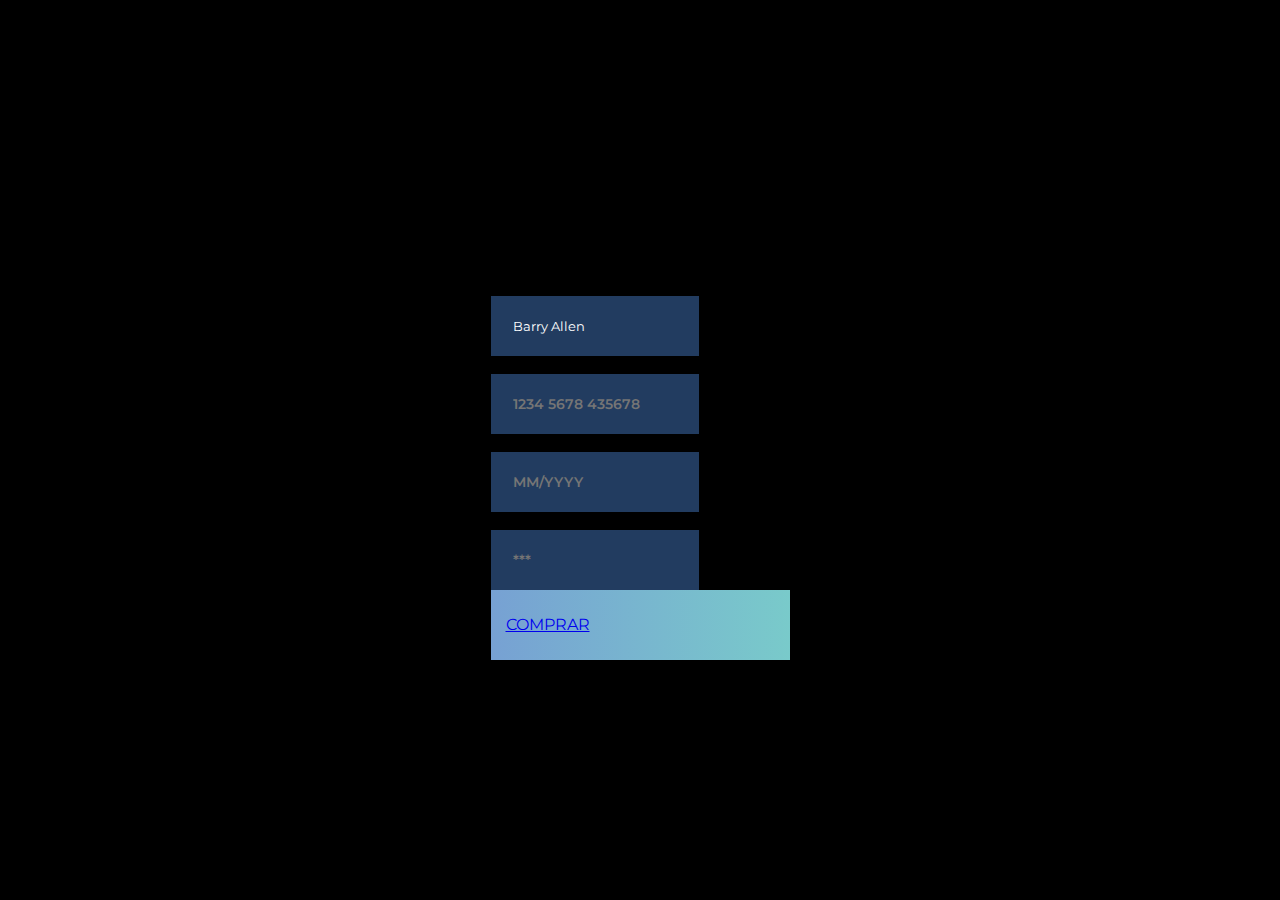
<file: compra.html>
<!DOCTYPE html>
<html lang="en">
<head>
	<body style="background-color: rgb(0, 0, 0);"></body>
	<meta charset="UTF-8">
	<meta name="viewport" content="width=device-width, initial-scale=1.0">
	<title>formu</title>
	<link rel="stylesheet" href="style.css">
	<link href="https://cdn.jsdelivr.net/npm/bootstrap@5.0.2/dist/css/bootstrap.min.css" rel="stylesheet" integrity="sha384-EVSTQN3/azprG1Anm3QDgpJLIm9Nao0Yz1ztcQTwFspd3yD65VohhpuuCOmLASjC" crossorigin="anonymous">
<!-- HTML -->
<!-- HTML -->
<div class="container p-0">
	<div class="card px-4">
		<p class="h8 py-3">METODO DE PAGO</p>
		<div class="row gx-3">
			<div class="col-12">
				<div class="d-flex flex-column">
					<p class="text mb-1">NOMBRE DE PERSONA</p>
					<input class="form-control mb-3" type="text" placeholder="Name" value="Barry Allen">
				</div>
			</div>
			<div class="col-12">
				<div class="d-flex flex-column">
					<p class="text mb-1">NUMERO DE TARJETA</p>
					<input class="form-control mb-3" type="text" placeholder="1234 5678 435678">
				</div>
			</div>
			<div class="col-6">
				<div class="d-flex flex-column">
					<p class="text mb-1">EXPIRA</p>
					<input class="form-control mb-3" type="text" placeholder="MM/YYYY">
				</div>
			</div>
			<div class="col-6">
				<div class="d-flex flex-column">
					<p class="text mb-1">CVV/CVC</p>
					<input class="form-control mb-3 pt-2 " type="password" placeholder="***">
				</div>
			</div>
			<div class="col-12">
				<div class="btn btn-primary mb-3">
					<a href="gracias.html" span class="ps-3">COMPRAR</span></a>	
					<span class="fas fa-arrow-right"></span>
				</div>
			</div>
		</div>
	</div>
</div>
<script type="module" scr="https://cdn.jsdelivr.net/npm/bootstrap@5.0.1/dist/css/bootstrap.min.css"></script>
<script type="module" scr="https://cdn.jsdelivr.net/npm/bootstrap@5.0.1/dist/js/bootstrap.bundle.min.js"></script>
<script type="module" scr="https://cdnjs.cloudflare.com/ajax/libs/jquery/3.2.1/jquery.min.js"></script>
<script type="module" scr="https://use.fontawesome.com/releases/v5.7.2/css/all.css"></script>
</body>
</html>
</file>
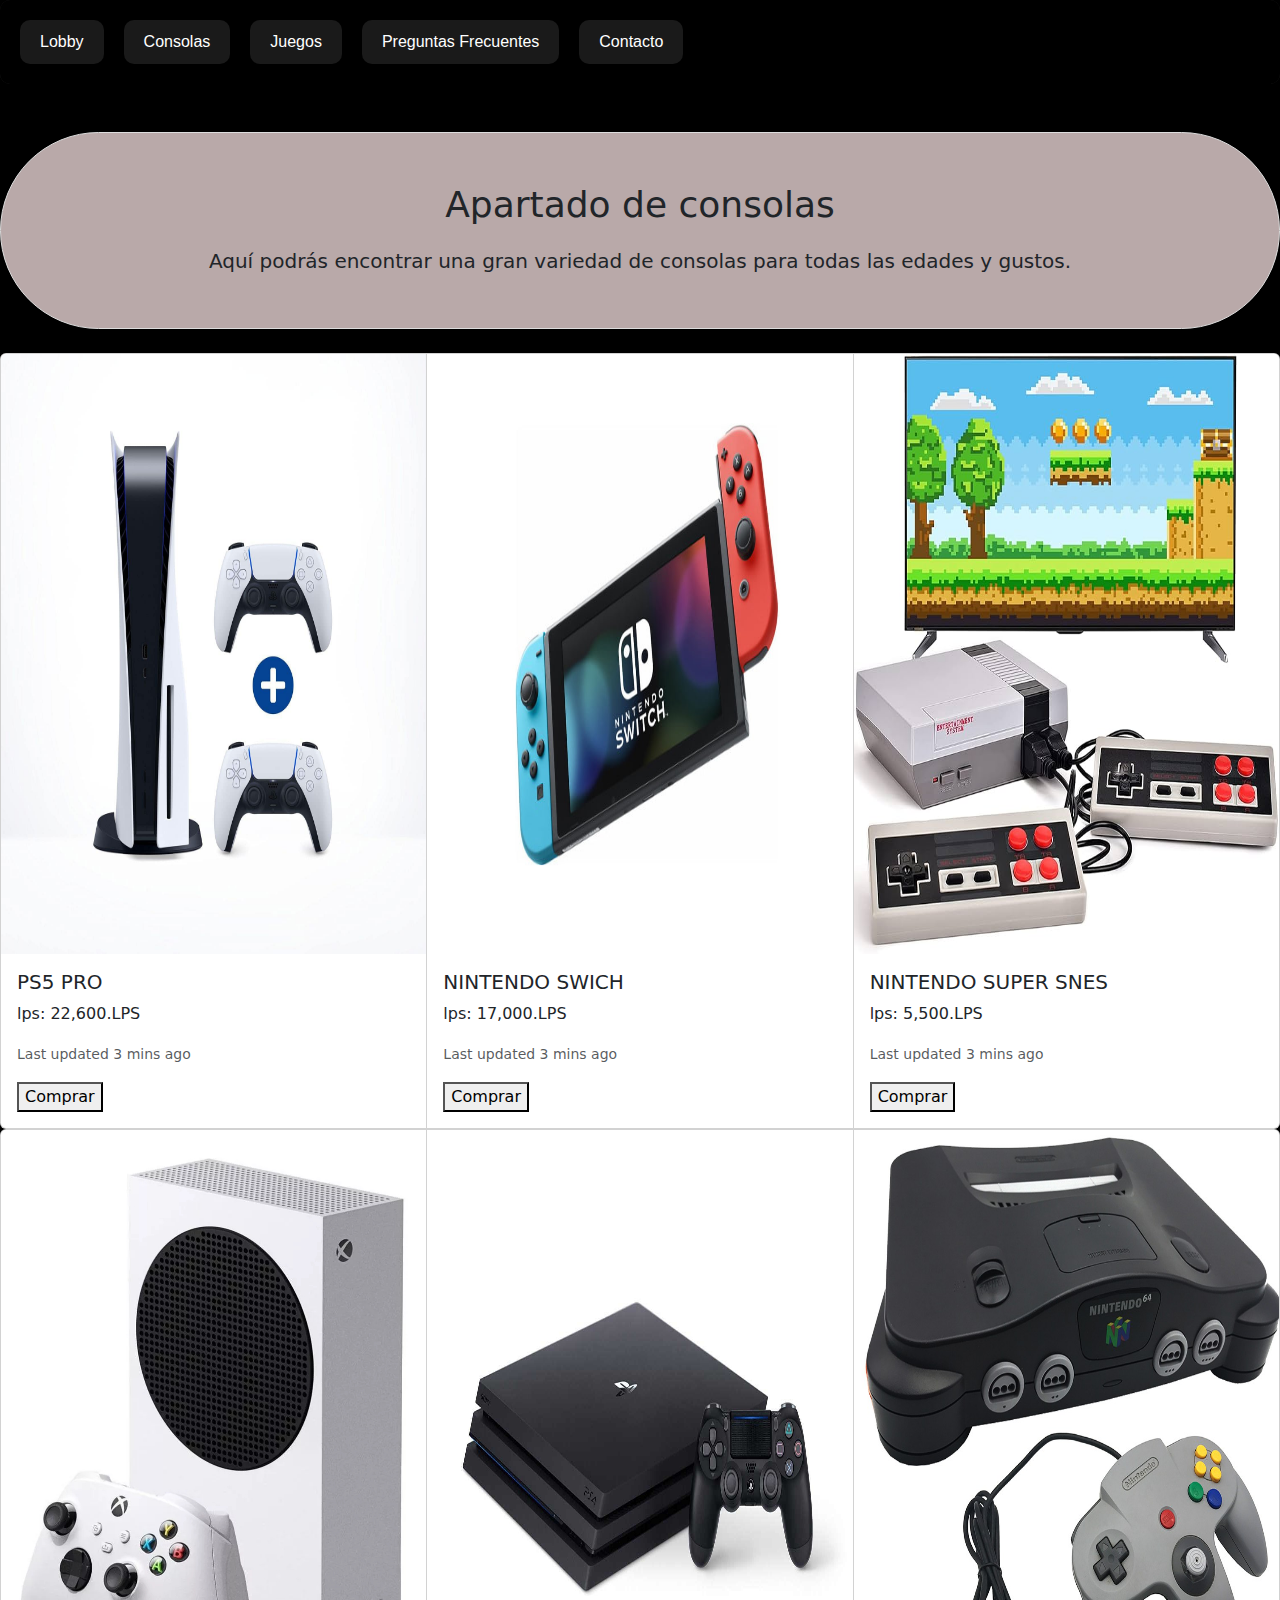
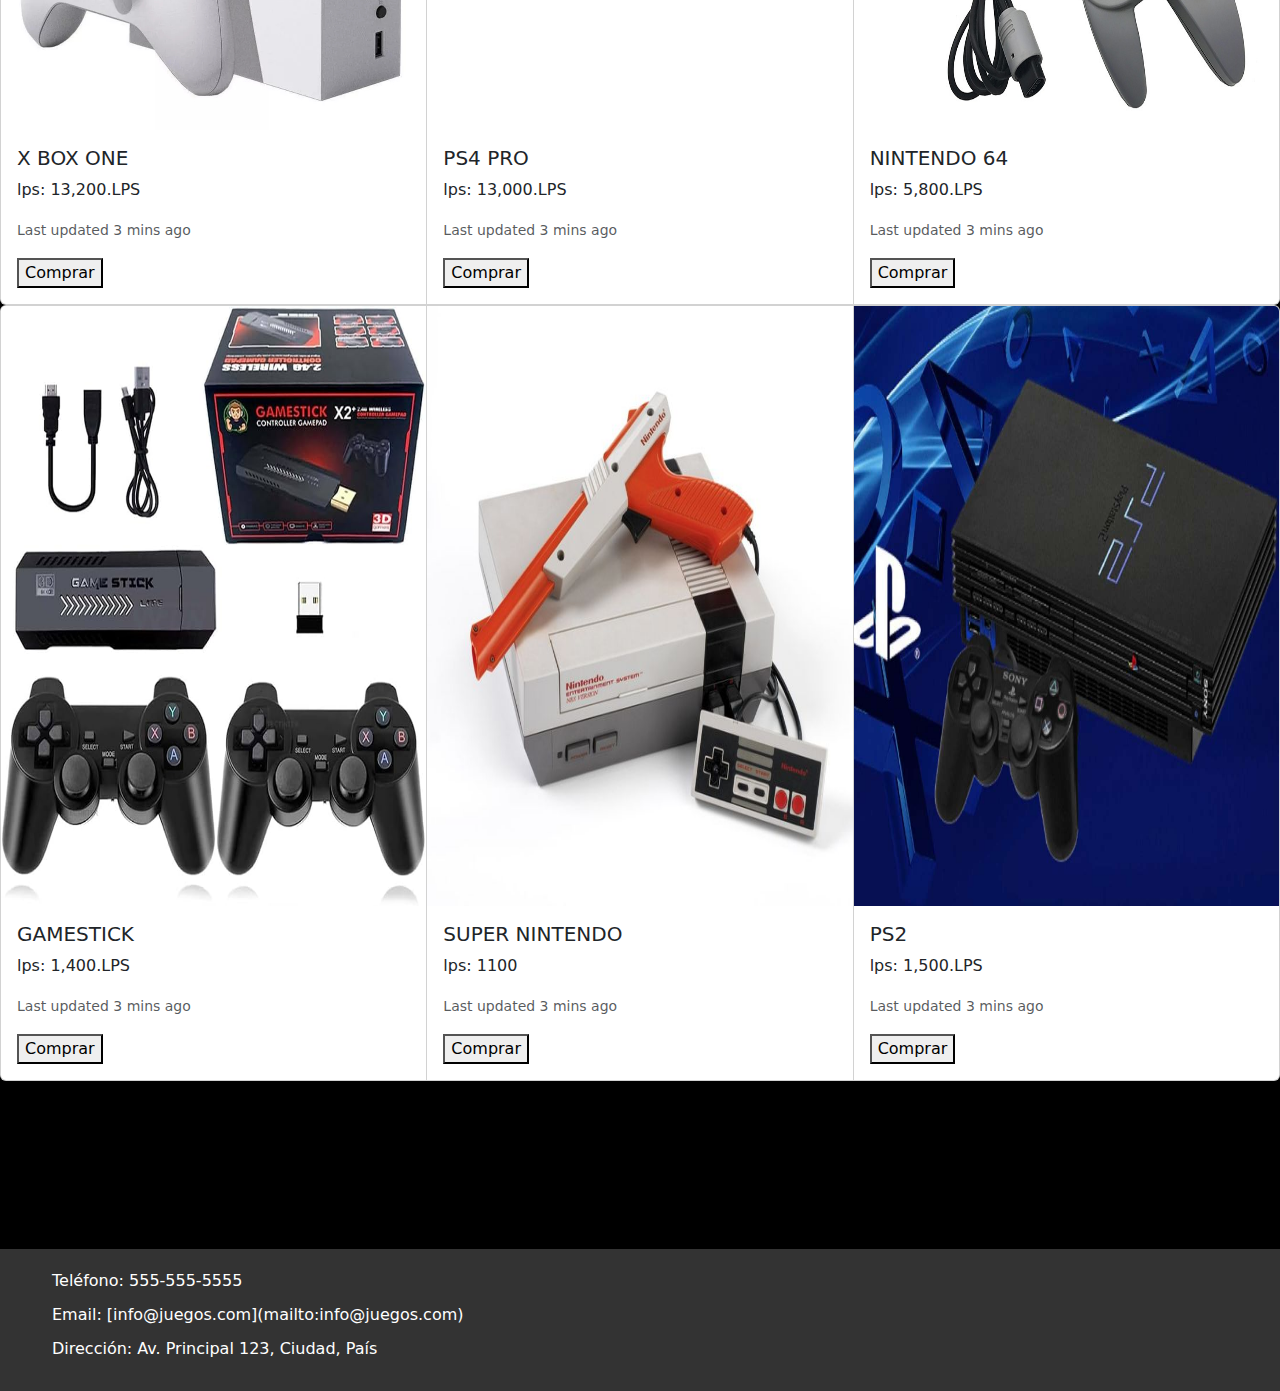
<file: consolas.html>
<!DOCTYPE html>
<html lang="en">
<head>
  <body style="background-color: rgb(0, 0, 0);"></body>
    <meta charset="UTF-8">
    <meta name="viewport" content="width=device-width, initial-scale=1.0">
    <title>tony</title>
</head>
<body>
<link href="https://cdn.jsdelivr.net/npm/bootstrap@5.3.3/dist/css/bootstrap.min.css" rel="stylesheet">  
<nav>
  <div>
    <nav class="nav-bar">
      <ul>
        <li><a href="index.html" class="nav-link">Lobby</a></li>
        <li><a href="consolas.html" class="nav-link">Consolas</a></li>
        <li><a href="juego.html" class="nav-link">Juegos</a></li>
        <li><a href="pregunta.html" class="nav-link">Preguntas Frecuentes</a></li>
        <li><a href="contacto.html" class="nav-link">Contacto</a></li>
      </ul>
      
  <style>
.nav-bar {
  position: relative;
  display: flex;
  justify-content: space-between;
  align-items: center;
  padding: 20px;
  background-color: #000; /* Fondo negro */
  border-radius: 10px;
  box-shadow: 0 0 10px rgba(0, 0, 0, 0.2);
  font-family: 'Montserrat', sans-serif;
}

.nav-bar ul {
  list-style: none;
  margin: 0;
  padding: 0;
  display: flex;
  justify-content: space-between;
}

.nav-bar li {
  margin-right: 20px;
  position: relative;
}

.nav-link {
  color: #fff;
  text-decoration: none;
  transition: color 0.2s ease;
  padding: 10px 20px;
  border-radius: 10px;
  background-color: rgba(255, 255, 255, 0.1);
  box-shadow: 0 0 10px rgba(0, 0, 0, 0.2);
}

.nav-link:hover {
  color: #ccc;
  background-color: rgba(255, 255, 255, 0.3);
  box-shadow: 0 0 20px rgba(0, 0, 0, 0.4);
}

.nav-link.active {
  background-color: transparent;
  color: #000; /* Texto negro */
  box-shadow: none;
}

.nav-bar-glow {
  position: absolute;
  top: 0;
  left: 0;
  width: 100%;
  height: 100%;
  background-image: linear-gradient(to bottom, #333, #444);
  background-size: 100% 200px;
  background-position: 0% 100%;
  transition: background-position 0.2s ease;
  opacity: 0.5;
  border-radius: 10px;
}

.nav-bar:hover .nav-bar-glow {
  background-position: 0% 0%;
  opacity: 1;
}

.nav-bar::before {
  content: "";
  position: absolute;
  top: 0;
  left: 0;
  width: 100%;
  height: 100%;
  background-image: linear-gradient(to bottom, #333, #444);
  background-size: 100% 200px;
  background-position: 0% 100%;
  transition: background-position 0.2s ease;
  opacity: 0.5;
  border-radius: 10px;
  z-index: -1;
}

.nav-bar:hover::before {
  background-position: 0% 0%;
  opacity: 1;
}
  </style>
</nav>
</nav>
</div>
<br>
<br>
<nav>
  <div>
    <div class="game-section">
      <h2>Apartado de consolas</h2>
      <p>Aquí podrás encontrar una gran variedad de consolas para todas las edades y gustos.</p>
      <!-- Agrega tus juegos aquí -->
       <style>
.game-section {
  background-color: #b9a9a9;
  padding: 20px;
  border: 1px solid #ddd;
  border-radius: 100px;
  box-shadow: 0 0 10px rgba(0, 0, 0, 0.2);
  width: 100%;
  margin: 0 auto;
  text-align: center;
  padding: 50px;
}

.game-section h2 {
  font-size: 36px;
  margin-bottom: 20px;
  
}

.game-section p {
  font-size: 20px;
  margin-bottom: 2px;
}
       </style>
    </div>
  </div>
</nav>
</div>  
<br>
<nav>
<div class="card-group">
    <div class="card">
      <img src="./image/consola1.jpg" class="card-img-top" alt="..." height="600">
      <div class="card-body">
        <h5 class="card-title">PS5 PRO</h5>
        <p class="card-text">lps: 22,600.LPS</p>
        <p class="card-text"><small class="text-body-secondary">Last updated 3 mins ago</small></p>
        <a href="compra.html"><button class="btn-comprar">Comprar</button></a>
      </div>
    </div>
    <div class="card">
      <img src="./image/consola2.jpeg" class="card-img-top" alt="..." height="600">
      <div class="card-body">
        <h5 class="card-title">NINTENDO SWICH</h5>
        <p class="card-text">lps: 17,000.LPS</p>
        <p class="card-text"><small class="text-body-secondary">Last updated 3 mins ago</small></p>
        <a href="compra.html"><button class="btn-comprar">Comprar</button></a>
      </div>
    </div>
    <div class="card">
      <img src="./image/consola3.jpg" class="card-img-top" alt="..." height="600">
      <div class="card-body">
        <h5 class="card-title">NINTENDO SUPER SNES</h5>
        <p class="card-text">lps: 5,500.LPS</p>
        <p class="card-text"><small class="text-body-secondary">Last updated 3 mins ago</small></p>
        <a href="compra.html"><button class="btn-comprar">Comprar</button></a>
      </div>
    </div>
  </div>
</nav>
<nav>
<div class="card-group">
    <div class="card">
      <img src="./image/consola4.jpg" class="card-img-top" alt="..." height="600">
      <div class="card-body">
        <h5 class="card-title">X BOX ONE</h5>
        <p class="card-text">lps: 13,200.LPS</p>
        <p class="card-text"><small class="text-body-secondary">Last updated 3 mins ago</small></p>
        <a href="compra.html"><button class="btn-comprar">Comprar</button></a>
      </div>
    </div>
    <div class="card">
      <img src="./image/consola5.jpeg" class="card-img-top" alt="..." height="600">
      <div class="card-body">
        <h5 class="card-title">PS4 PRO</h5>
        <p class="card-text">lps: 13,000.LPS</p>
        <p class="card-text"><small class="text-body-secondary">Last updated 3 mins ago</small></p>
        <a href="compra.html"><button class="btn-comprar">Comprar</button></a>
      </div>
    </div>
    <div class="card">
      <img src="./image/consola6.jpg" class="card-img-top" alt="..." height="600">
      <div class="card-body">
        <h5 class="card-title">NINTENDO 64</h5>
        <p class="card-text">lps: 5,800.LPS</p>
        <p class="card-text"><small class="text-body-secondary">Last updated 3 mins ago</small></p>
        <a href="compra.html"><button class="btn-comprar">Comprar</button></a>
      </div>
    </div>
  </div>
</nav>
</nav>
<nav>
<div class="card-group">
    <div class="card">
      <img src="./image/consola7.jpg" class="card-img-top" alt="..." height="600">
      <div class="card-body">
        <h5 class="card-title">GAMESTICK</h5>
        <p class="card-text">lps: 1,400.LPS</p>
        <p class="card-text"><small class="text-body-secondary">Last updated 3 mins ago</small></p>
        <a href="compra.html"><button class="btn-comprar">Comprar</button></a>
      </div>
    </div>
    <div class="card">
      <img src="./image/consola8.jpg" class="card-img-top" alt="..." height="600">
      <div class="card-body">
        <h5 class="card-title">SUPER NINTENDO


          
        </h5>
        <p class="card-text">lps: 1100</p>
        <p class="card-text"><small class="text-body-secondary">Last updated 3 mins ago</small></p>
        <a href="compra.html"><button class="btn-comprar">Comprar</button></a>
      </div>
    </div>
    <div class="card">
      <img src="./image/consola9.jpg" class="card-img-top" alt="..." height="600">
      <div class="card-body">
        <h5 class="card-title">PS2</h5>
        <p class="card-text">lps: 1,500.LPS</p>
        <p class="card-text"><small class="text-body-secondary">Last updated 3 mins ago</small></p>
        <a href="compra.html"><button class="btn-comprar">Comprar</button></a>
      </div>
    </div>
  </div>
</nav>
<br>
<br>
<br>
<br>
<br>
<br>
<br>
<nav>
  <div>
    <header class="header">
      <div class="container">
        <div class="contact-info">
          <p>Teléfono: 555-555-5555</p>
          <p>Email: [info@juegos.com](mailto:info@juegos.com)</p>
          <p>Dirección: Av. Principal 123, Ciudad, País</p>
        </div>
        <div class="social-media">
          <a href="#" class="fa fa-facebook"></a>
          <a href="#" class="fa fa-twitter"></a>
          <a href="#" class="fa fa-instagram"></a>
          <a href="#" class="fa fa-youtube"></a>
        </div>
        <nav class="nav">
          <ul>

          </ul>
        </nav>
      </div>
    </header>
  <style>
      .header {
        background-color: #333;
        color: #fff;
        padding: 20px;
        display: flex;
        justify-content: space-between;
        align-items: center;
      }
      
      .container {
        max-width: 1200px;
        margin: 0 auto;
        display: flex;
        justify-content: space-between;
        align-items: center;
      }
      
      .contact-info {
        margin-right: 20px;
      }
      
      .contact-info p {
        margin-bottom: 10px;
      }
      
      .social-media {
        margin-right: 20px;
      }
      
      .social-media a {
        margin-right: 10px;
        font-size: 24px;
        color: #fff;
      }
      
      .social-media a:hover {
        color: #ccc;
      }
      
      .nav {
        margin-right: 20px;
      }
      
      .nav ul {
        list-style: none;
        margin: 0;
        padding: 0;
        display: flex;
      }
      
      .nav li {
        margin-right: 20px;
      }
      
      .nav a {
        color: #fff;
        text-decoration: none;
      }
      
      .nav a:hover {
        color: #ccc;
      }
      
      /* Estilos para la versión móvil */
      @media (max-width: 768px) {
        .header {
          flex-direction: column;
        }
        .contact-info {
          margin-bottom: 20px;
        }
        .social-media {
          margin-bottom: 20px;
        }
        .nav {
          margin-bottom: 20px;
        }
      }
    </style>
  </div>
</nav>
</file>
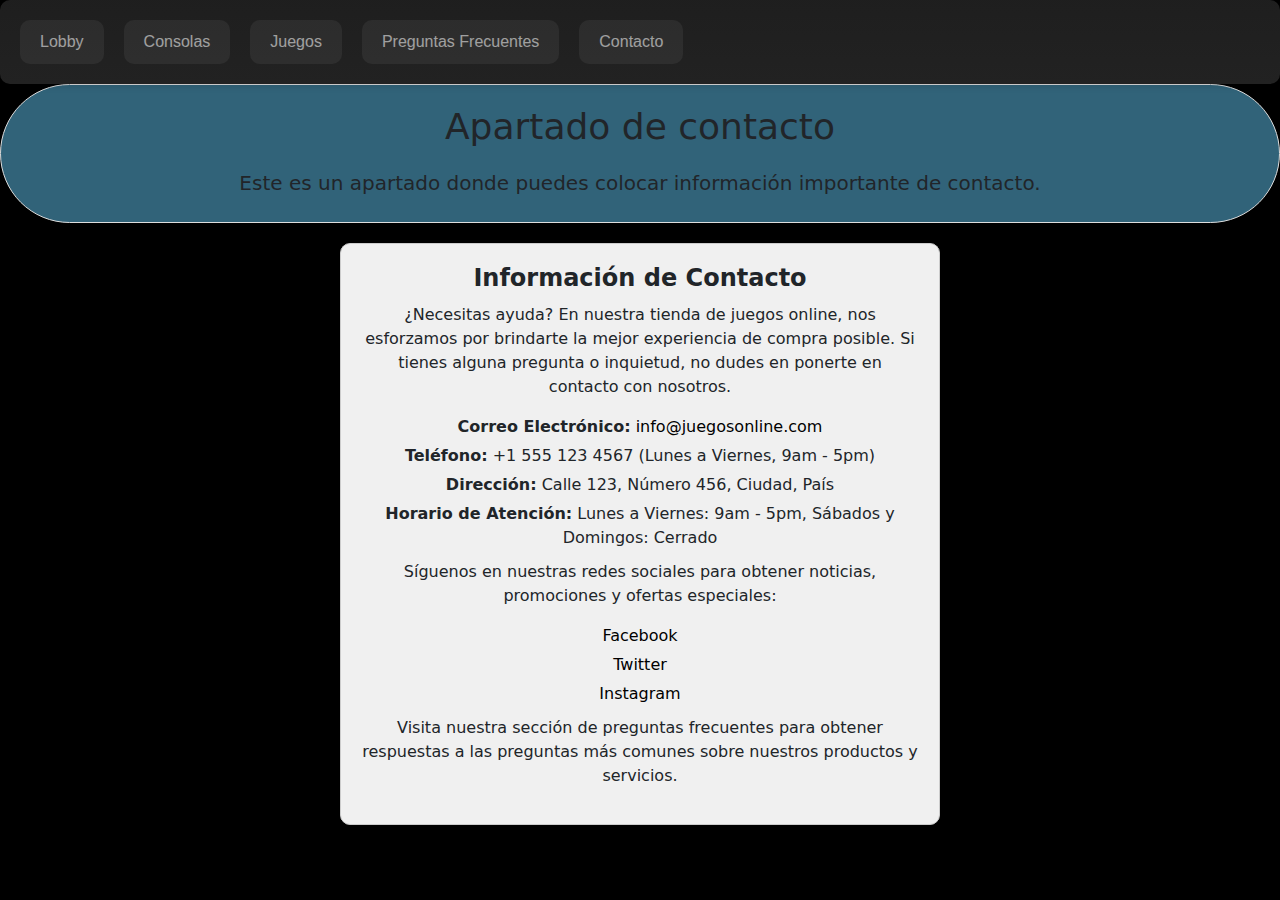
<file: contacto.html>
<!DOCTYPE html>
<html lang="en">
<head>
  <meta charset="UTF-8">
  <meta name="viewport" content="width=device-width, initial-scale=1.0">
  <title>Document</title>
  <link rel="stylesheet" href="styles.css">
  <link href="https://cdn.jsdelivr.net/npm/bootstrap@5.3.3/dist/css/bootstrap.min.css" rel="stylesheet">  
  <style>
    /* Estilos globales */
    body {
      background-color: rgb(0, 0, 0);
    }
    
    /* Estilos de la barra de navegación principal */
    .nav-bar {
      color: #fff;
      position: relative;
      display: flex;
      justify-content: space-between;
      align-items: center;
      padding: 20px;
      background-color: #000;
      border-radius: 10px;
      box-shadow: 0 0 10px rgba(0, 0, 0, 0.2);
      font-family: 'Montserrat', sans-serif;
    }
    
    .nav-bar ul {
      list-style: none;
      margin: 0;
      padding: 0;
      display: flex;
      justify-content: space-between;
    }
    
    .nav-bar li {
      margin-right: 20px;
      position: relative;
    }
    
    .nav-link {
      color: #fff;
      text-decoration: none;
      transition: color 0.2s ease;
      padding: 10px 20px;
      border-radius: 10px;
      background-color: rgba(255, 255, 255, 0.1);
      box-shadow: 0 0 10px rgba(0, 0, 0, 0.2);
    }
    
    .nav-link:hover {
      color: #ccc;
      background-color: rgba(255, 255, 255, 0.3);
      box-shadow: 0 0 20px rgba(0, 0, 0, 0.4);
    }
    
    .nav-link.active {
      background-color: transparent;
      color: #000;
      box-shadow: none;
    }
    
    /* Efecto de brillo en la barra de navegación */
    .nav-bar-glow {
      position: absolute;
      top: 0;
      left: 0;
      width: 100%;
      height: 100%;
      background-image: linear-gradient(to bottom, #333, #444);
      background-size: 100% 200px;
      background-position: 0% 100%;
      transition: background-position 0.2s ease;
      opacity: 0.5;
      border-radius: 10px;
    }
    
    .nav-bar:hover .nav-bar-glow {
      background-position: 0% 0%;
      opacity: 1;
    }
    
    /* Sección de juegos */
    .game-section {
      background-color: #316379;
      padding: 20px;
      border: 1px solid #ddd;
      border-radius: 100px;
      box-shadow: 0 0 10px rgba(0, 0, 0, 0.2);
      width: 100%;
      margin: 0 auto;
      text-align: center;
    }
    
    .game-section h2 {
      font-size: 36px;
      margin-bottom: 20px;
    }
    
    .game-section p {
      font-size: 20px;
      margin-bottom: 4px;
    }
    
    /* Información de contacto */
    .contact-info-box {
      text-align: center;
      max-width: 600px;
      margin: 20px auto;
      padding: 20px;
      background-color: #f0f0f0;
      border-radius: 10px;
      box-shadow: 0 0 10px rgba(0, 0, 0, 0.2);
    }
    
    .contact-info-box h2 {
      font-size: 24px;
      margin-bottom: 10px;
    }
    
    .contact-info-box ul {
      list-style: none;
      padding: 0;
      margin: 10px 0;
    }
    
    .contact-info-box ul li {
      margin-bottom: 5px;
    }
    
    .contact-info-box ul li a {
      color: #000;
      text-decoration: none;
    }
    
    .contact-info-box ul li a:hover {
      text-decoration: underline;
    }
  </style>
</head>
<body>
  <nav class="nav-bar">
    <ul>
      <li><a href="index.html" class="nav-link">Lobby</a></li>
      <li><a href="consolas.html" class="nav-link">Consolas</a></li>
      <li><a href="juego.html" class="nav-link">Juegos</a></li>
      <li><a href="pregunta.html" class="nav-link">Preguntas Frecuentes</a></li>
      <li><a href="contacto.html" class="nav-link">Contacto</a></li>
    </ul>
    <div class="nav-bar-glow"></div>
  </nav>

  <div class="game-section">
    <h2>Apartado de contacto</h2>
    <p>Este es un apartado donde puedes colocar información importante de contacto.</p>
  </div>

  <div class="contact-info-box">
    <h2>Información de Contacto</h2>
    <p>¿Necesitas ayuda? En nuestra tienda de juegos online, nos esforzamos por brindarte la mejor experiencia de compra posible. Si tienes alguna pregunta o inquietud, no dudes en ponerte en contacto con nosotros.</p>
    <ul>
      <li><strong>Correo Electrónico:</strong> <a href="mailto:info@juegosonline.com">info@juegosonline.com</a></li>
      <li><strong>Teléfono:</strong> +1 555 123 4567 (Lunes a Viernes, 9am - 5pm)</li>
      <li><strong>Dirección:</strong> Calle 123, Número 456, Ciudad, País</li>
      <li><strong>Horario de Atención:</strong> Lunes a Viernes: 9am - 5pm, Sábados y Domingos: Cerrado</li>
    </ul>
    <p>Síguenos en nuestras redes sociales para obtener noticias, promociones y ofertas especiales:</p>
    <ul>
      <li><a href="https://www.facebook.com/juegosonline" target="_blank">Facebook</a></li>
      <li><a href="https://twitter.com/juegosonline" target="_blank">Twitter</a></li>
      <li><a href="https://www.instagram.com/juegosonline" target="_blank">Instagram</a></li>
    </ul>
    <p>Visita nuestra sección de preguntas frecuentes para obtener respuestas a las preguntas más comunes sobre nuestros productos y servicios.</p>
  </div>
</body>
</html>
</file>
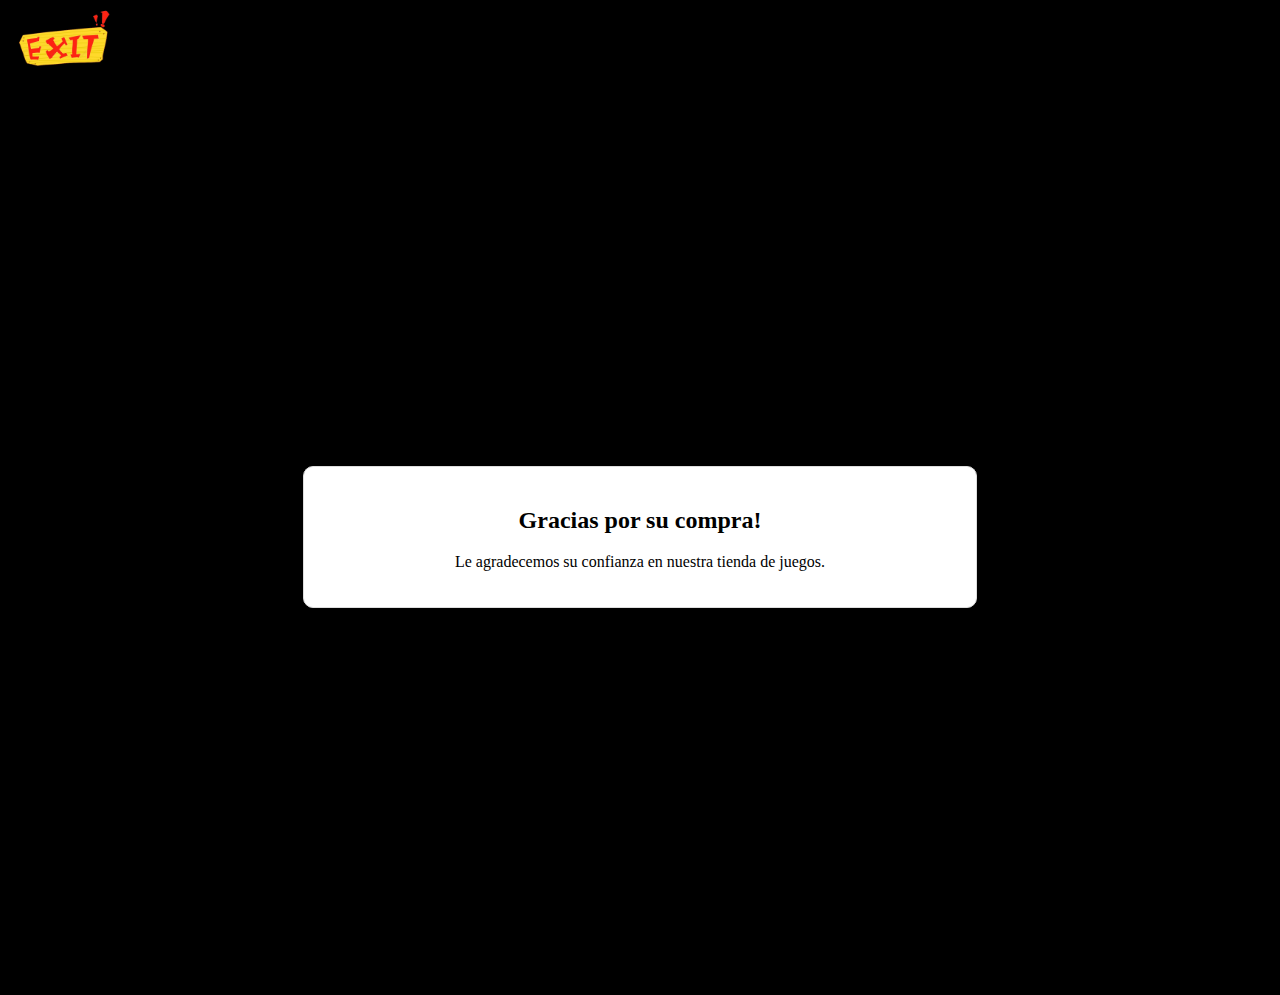
<file: gracia.html>
<!DOCTYPE html>
<html lang="en">
<head>
  <meta charset="UTF-8">
  <meta name="viewport" content="width=device-width, initial-scale=1.0">
  <title>Document</title>
</head>
<body>
  <body style="background-color: rgb(0, 0, 0);"></body>
<a href="index.html"><img src="./image/exit.png" alt="" height="75"></a>
<div class="thank-you-container">
  <div class="thank-you-box">
    <h2>Gracias por su compra!</h2>
    <p>Le agradecemos su confianza en nuestra tienda de juegos.</p>
  </div>
</div>
<style>
.thank-you-container {
  display: flex;
  justify-content: center;
  align-items: center;
  height: 100vh;
}

.thank-you-box {
  background-color: #fff;
  padding: 20px;
  border: 1px solid #ddd;
  border-radius: 10px;
  box-shadow: 0 0 10px rgba(0, 0, 0, 0.2);
  width: 50%;
  text-align: center;
}
</style>
</file>
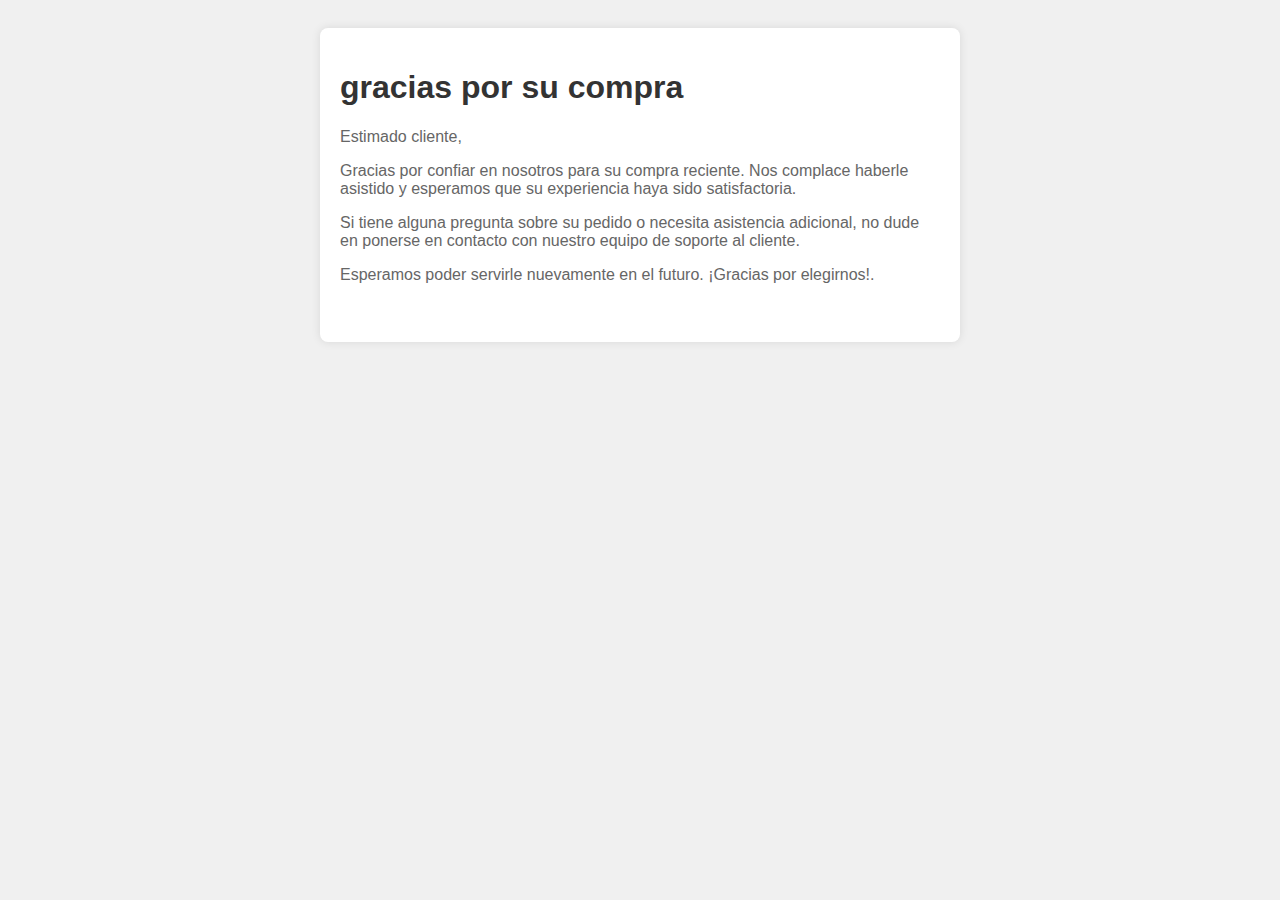
<file: gracias.html>
<!DOCTYPE html>
<html lang="es">
<head>
    <meta charset="UTF-8">
    <meta name="viewport" content="width=device-width, initial-scale=1.0">
    <title>gracias por su compra</title>
    <style>
        body {
            font-family: Arial, sans-serif;
            background-color: #f0f0f0;
            padding: 20px;
        }
        .container {
            background-color: #fff;
            max-width: 600px;
            margin: 0 auto;
            padding: 20px;
            border-radius: 8px;
            box-shadow: 0 0 10px rgba(0,0,0,0.1);
        }
        h1 {
            color: #333;
        }
        p {
            color: #666;
        }
        .signature {
            text-align: right;
            margin-top: 20px;
            color: #999;
        }
    </style>
</head>
<body>
    <div class="container">
        <h1>gracias por su compra</h1>
        <p>Estimado cliente,</p>
        <p>Gracias por confiar en nosotros para su compra reciente. Nos complace haberle asistido y esperamos que su experiencia haya sido satisfactoria.</p>
        <p>Si tiene alguna pregunta sobre su pedido o necesita asistencia adicional, no dude en ponerse en contacto con nuestro equipo de soporte al cliente.</p>
        <p>Esperamos poder servirle nuevamente en el futuro. ¡Gracias por elegirnos!.</p>
        <div class="signature">
    <br>
        </div>
    </div>
</body>
</html>
</file>
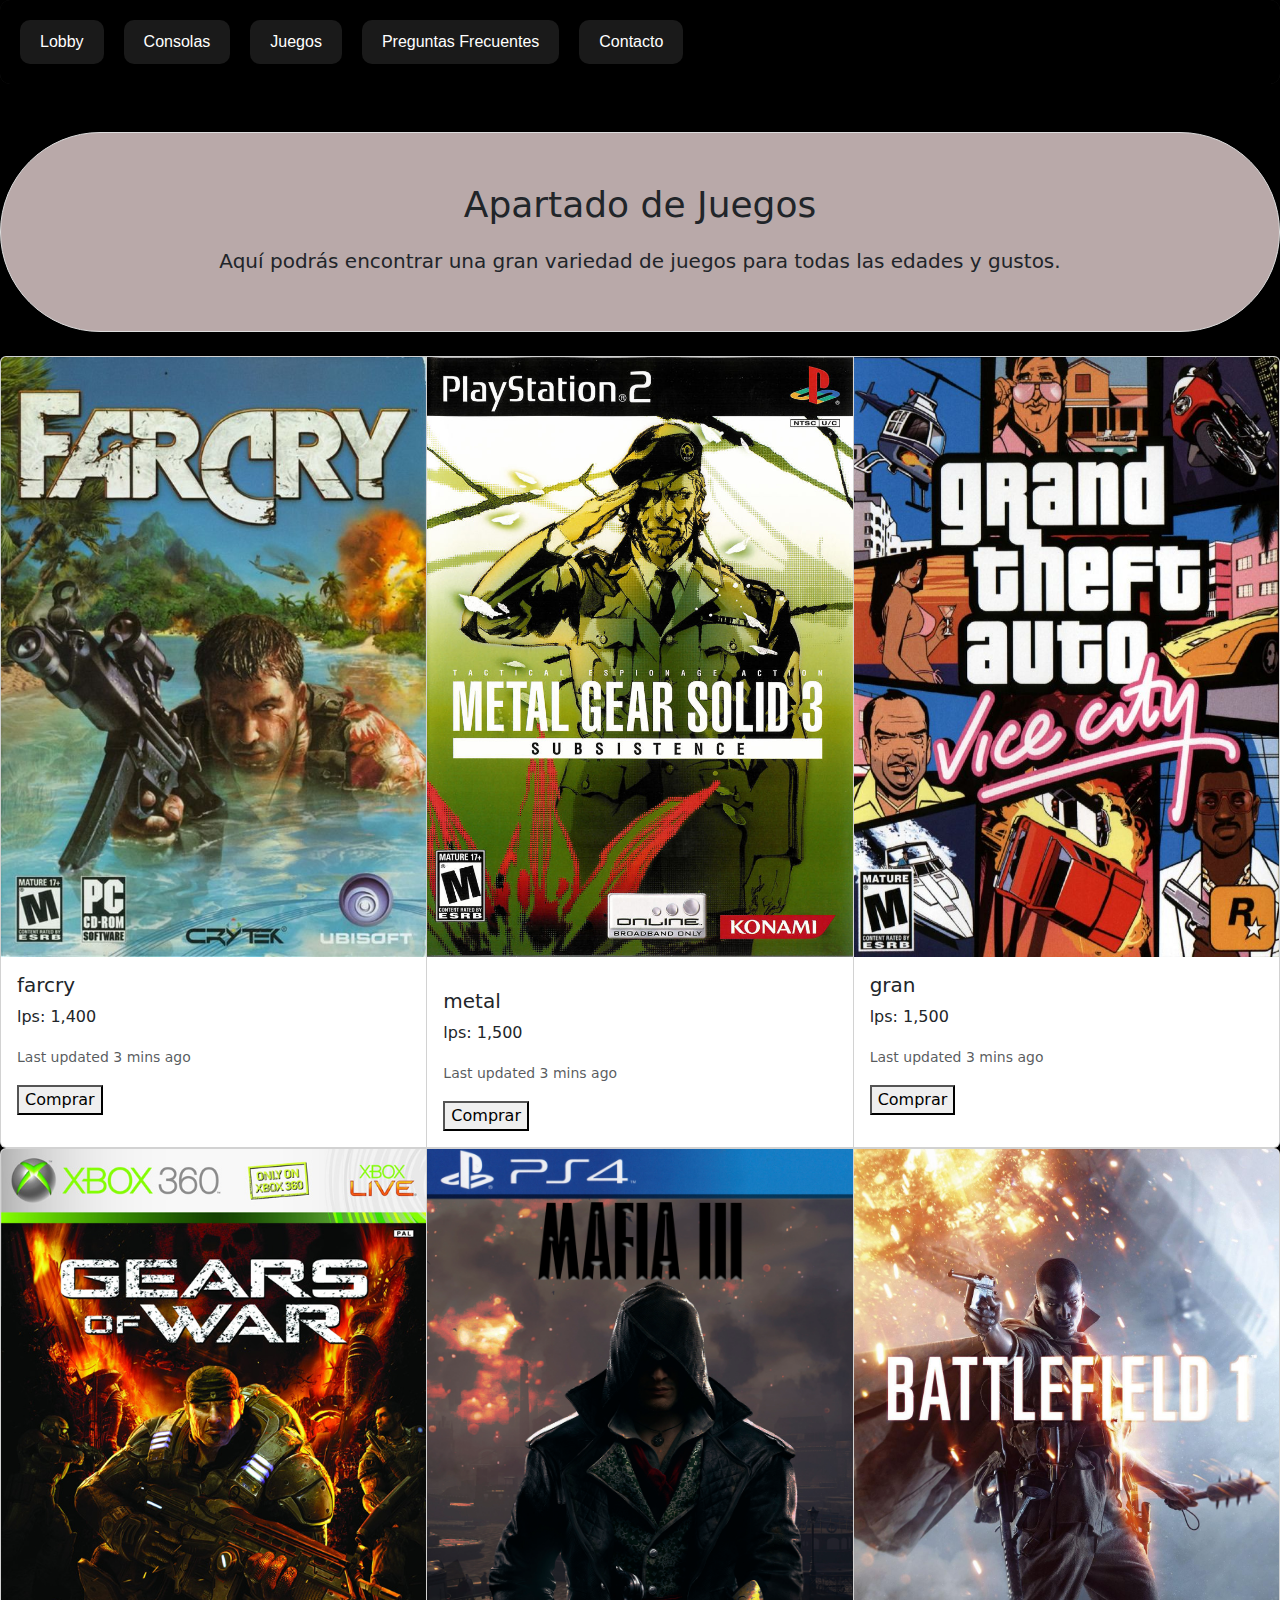
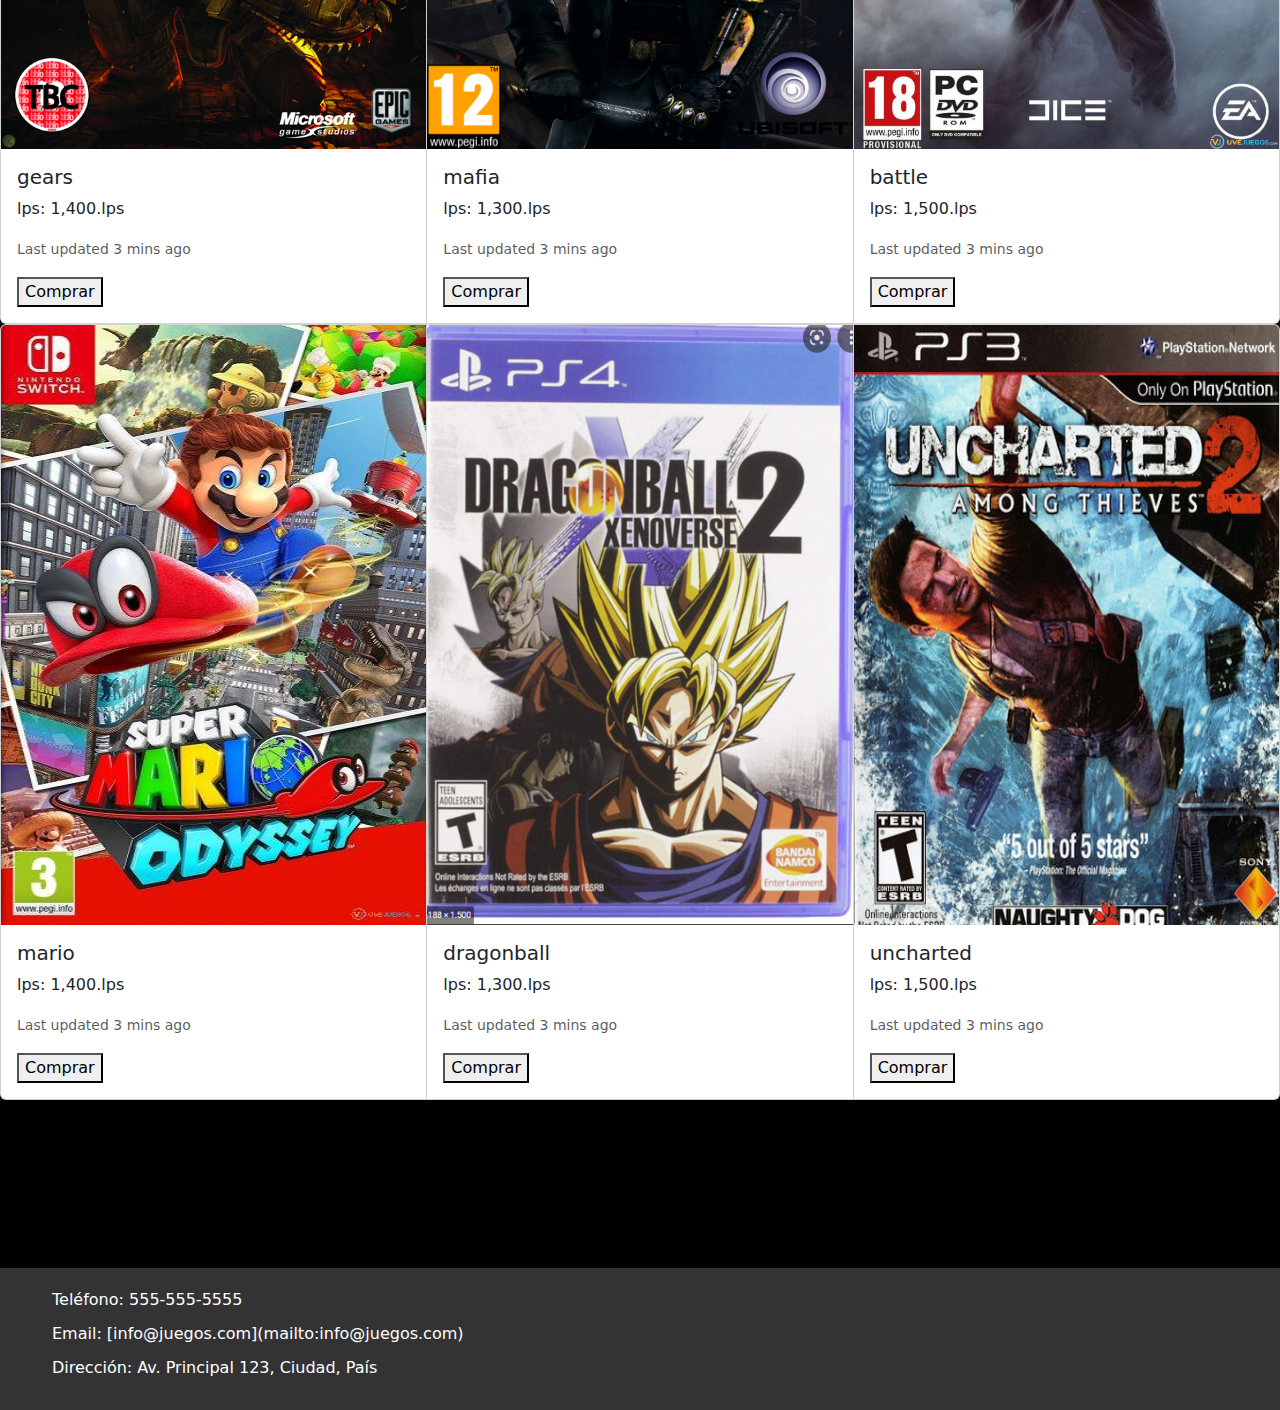
<file: juego.html>
<!DOCTYPE html>
<html lang="en">
<head>
  <body style="background-color: rgb(0, 0, 0);"></body>
    <meta charset="UTF-8">
    <meta name="viewport" content="width=device-width, initial-scale=1.0">
    <title>tony</title>
</head>
<body>
<link href="https://cdn.jsdelivr.net/npm/bootstrap@5.3.3/dist/css/bootstrap.min.css" rel="stylesheet">  
<link rel="stylesheet" href="lola.css">
<nav>
  <div>
    <nav class="nav-bar">
      <ul>
        <li><a href="index.html" class="nav-link">Lobby</a></li>
        <li><a href="consolas.html" class="nav-link">Consolas</a></li>
        <li><a href="juego.html" class="nav-link">Juegos</a></li>
        <li><a href="pregunta.html" class="nav-link">Preguntas Frecuentes</a></li>
        <li><a href="contacto.html" class="nav-link">Contacto</a></li>
      </ul>
      
  <style>
.nav-bar {
  position: relative;
  display: flex;
  justify-content: space-between;
  align-items: center;
  padding: 20px;
  background-color: #000; /* Fondo negro */
  border-radius: 10px;
  box-shadow: 0 0 10px rgba(0, 0, 0, 0.2);
  font-family: 'Montserrat', sans-serif;
}

.nav-bar ul {
  list-style: none;
  margin: 0;
  padding: 0;
  display: flex;
  justify-content: space-between;
}

.nav-bar li {
  margin-right: 20px;
  position: relative;
}

.nav-link {
  color: #fff;
  text-decoration: none;
  transition: color 0.2s ease;
  padding: 10px 20px;
  border-radius: 10px;
  background-color: rgba(255, 255, 255, 0.1);
  box-shadow: 0 0 10px rgba(0, 0, 0, 0.2);
}

.nav-link:hover {
  color: #ccc;
  background-color: rgba(255, 255, 255, 0.3);
  box-shadow: 0 0 20px rgba(0, 0, 0, 0.4);
}

.nav-link.active {
  background-color: transparent;
  color: #000; /* Texto negro */
  box-shadow: none;
}

.nav-bar-glow {
  position: absolute;
  top: 0;
  left: 0;
  width: 100%;
  height: 100%;
  background-image: linear-gradient(to bottom, #333, #444);
  background-size: 100% 200px;
  background-position: 0% 100%;
  transition: background-position 0.2s ease;
  opacity: 0.5;
  border-radius: 10px;
}

.nav-bar:hover .nav-bar-glow {
  background-position: 0% 0%;
  opacity: 1;
}

.nav-bar::before {
  content: "";
  position: absolute;
  top: 0;
  left: 0;
  width: 100%;
  height: 100%;
  background-image: linear-gradient(to bottom, #333, #444);
  background-size: 100% 200px;
  background-position: 0% 100%;
  transition: background-position 0.2s ease;
  opacity: 0.5;
  border-radius: 10px;
  z-index: -1;
}

.nav-bar:hover::before {
  background-position: 0% 0%;
  opacity: 1;
}
  </style>
</nav>
</nav>
</div> 
<br>
<br>
<nav>
  <div>
    <nav>
      <div>
        <div class="game-section">
          <h2>Apartado de Juegos</h2>
          <p>Aquí podrás encontrar una gran variedad de juegos para todas las edades y gustos.</p>
          <!-- Agrega tus juegos aquí -->
           <style>
  .game-section {
  background-color: #b9a9a9;
  padding: 20px;
  border: 1px solid #ddd;
  border-radius: 100px;
  box-shadow: 0 0 10px rgba(0, 0, 0, 0.2);
  width: 100%;
  margin: 0 auto;
  text-align: center;
  padding: 50px;
}
    
    .game-section h2 {
      font-size: 36px;
      margin-bottom: 20px;
    }
    
    .game-section p {
      font-size: 20px;
      margin-bottom: 5px;
    }
           </style>
        </div>
      </div>
    </nav>
  </div>
</nav>
<br>
<nav>
<div class="card-group">
    <div class="card">
      <img src="./image/far-cry.jpg" class="card-img-top" alt="..." height="600">
      <div class="card-body">
        <h5 class="card-title">farcry</h5>
        <p class="card-text">lps: 1,400</p>
        <p class="card-text"><small class="text-body-secondary">Last updated 3 mins ago</small></p>
        <a href="compra.html"><button class="btn-comprar">Comprar</button></a>
      </div>
    </div>
    <div class="card">
      <a href="./image/gerra.jpg" target="_blank">
      <figure>
      <img src="./image/gerra.jpg" class="card-img-top" alt="..." height="600">
      </figure>
    </a>
      <div class="card-body">
        <h5 class="card-title">metal</h5>
        <p class="card-text">lps: 1,500</p>
        <p class="card-text"><small class="text-body-secondary">Last updated 3 mins ago</small></p>
        <a href="compra.html"><button class="btn-comprar">Comprar</button></a>
      </div>
    </div>
    <div class="card">
      <img src="./image/granfau.jpg" class="card-img-top" alt="..." height="600">
      <div class="card-body">
        <h5 class="card-title">gran</h5>
        <p class="card-text">lps: 1,500</p>
        <p class="card-text"><small class="text-body-secondary">Last updated 3 mins ago</small></p>
        <a href="compra.html"><button class="btn-comprar">Comprar</button></a>
      </div>
    </div>
  </div>
</nav>
<nav>
<div class="card-group">
    <div class="card">
      <img src="./image/gears.jpg" class="card-img-top" alt="..." height="600">
      <div class="card-body">
        <h5 class="card-title">gears</h5>
        <p class="card-text">lps: 1,400.lps</p>
        <p class="card-text"><small class="text-body-secondary">Last updated 3 mins ago</small></p>
        <a href="compra.html"><button class="btn-comprar">Comprar</button></a>
      </div>
    </div>
    <div class="card">
      <img src="./image/mafia.jpg" class="card-img-top" alt="..." height="600">
      <div class="card-body">
        <h5 class="card-title">mafia</h5>
        <p class="card-text">lps: 1,300.lps</p>
        <p class="card-text"><small class="text-body-secondary">Last updated 3 mins ago</small></p>
        <a href="compra.html"><button class="btn-comprar">Comprar</button></a>
      </div>
    </div>
    <div class="card">
      <img src="./image/battle.jpg" class="card-img-top" alt="..." height="600">
      <div class="card-body">
        <h5 class="card-title">battle</h5>
        <p class="card-text">lps: 1,500.lps</p>
        <p class="card-text"><small class="text-body-secondary">Last updated 3 mins ago</small></p>
        <a href="compra.html"><button class="btn-comprar">Comprar</button></a>
      </div>
    </div>
  </div>
</nav>
</nav>
<nav>
<div class="card-group">
    <div class="card">
      <img src="./image/mario.jpeg" class="card-img-top" alt="..." height="600">
      <div class="card-body">
        <h5 class="card-title">mario</h5>
        <p class="card-text">lps: 1,400.lps</p>
        <p class="card-text"><small class="text-body-secondary">Last updated 3 mins ago</small></p>
        <a href="compra.html"><button class="btn-comprar">Comprar</button></a>
      </div>
    </div>
    <div class="card">
      <img src="./image/dragonball.jpeg" class="card-img-top" alt="..." height="600">
      <div class="card-body">
        <h5 class="card-title">dragonball</h5>
        <p class="card-text">lps: 1,300.lps</p>
        <p class="card-text"><small class="text-body-secondary">Last updated 3 mins ago</small></p>
        <a href="compra.html"><button class="btn-comprar">Comprar</button></a>
      </div>
    </div>
    <div class="card">
      <img src="./image/uncharted.jpeg" class="card-img-top" alt="..." height="600">
      <div class="card-body">
        <h5 class="card-title">uncharted</h5>
        <p class="card-text">lps: 1,500.lps</p>
        <p class="card-text"><small class="text-body-secondary">Last updated 3 mins ago</small></p>
        <a href="compra.html"><button class="btn-comprar">Comprar</button></a>
      </div>
    </div>
  </div>
</nav>
<br>
<br>
<br>
<br>
<br>
<br>
<br>
<nav>
  <div>
    <header class="header">
      <div class="container">
        <div class="contact-info">
          <p>Teléfono: 555-555-5555</p>
          <p>Email: [info@juegos.com](mailto:info@juegos.com)</p>
          <p>Dirección: Av. Principal 123, Ciudad, País</p>
        </div>
        <div class="social-media">
          <a href="#" class="fa fa-facebook"></a>
          <a href="#" class="fa fa-twitter"></a>
          <a href="#" class="fa fa-instagram"></a>
          <a href="#" class="fa fa-youtube"></a>
        </div>
        <nav class="nav">
          <ul>
            
          </ul>
        </nav>
      </div>
    </header>
  <style>
      .header {
        background-color: #333;
        color: #fff;
        padding: 20px;
        display: flex;
        justify-content: space-between;
        align-items: center;
      }
      
      .container {
        max-width: 1200px;
        margin: 0 auto;
        display: flex;
        justify-content: space-between;
        align-items: center;
      }
      
      .contact-info {
        margin-right: 20px;
      }
      
      .contact-info p {
        margin-bottom: 10px;
      }
      
      .social-media {
        margin-right: 20px;
      }
      
      .social-media a {
        margin-right: 10px;
        font-size: 24px;
        color: #fff;
      }
      
      .social-media a:hover {
        color: #ccc;
      }
      
      .nav {
        margin-right: 20px;
      }
      
      .nav ul {
        list-style: none;
        margin: 0;
        padding: 0;
        display: flex;
      }
      
      .nav li {
        margin-right: 20px;
      }
      
      .nav a {
        color: #fff;
        text-decoration: none;
      }
      
      .nav a:hover {
        color: #ccc;
      }
      
      /* Estilos para la versión móvil */
      @media (max-width: 768px) {
        .header {
          flex-direction: column;
        }
        .contact-info {
          margin-bottom: 20px;
        }
        .social-media {
          margin-bottom: 20px;
        }
        .nav {
          margin-bottom: 20px;
        }
      }
    </style>
  </div>
</nav>
</file>
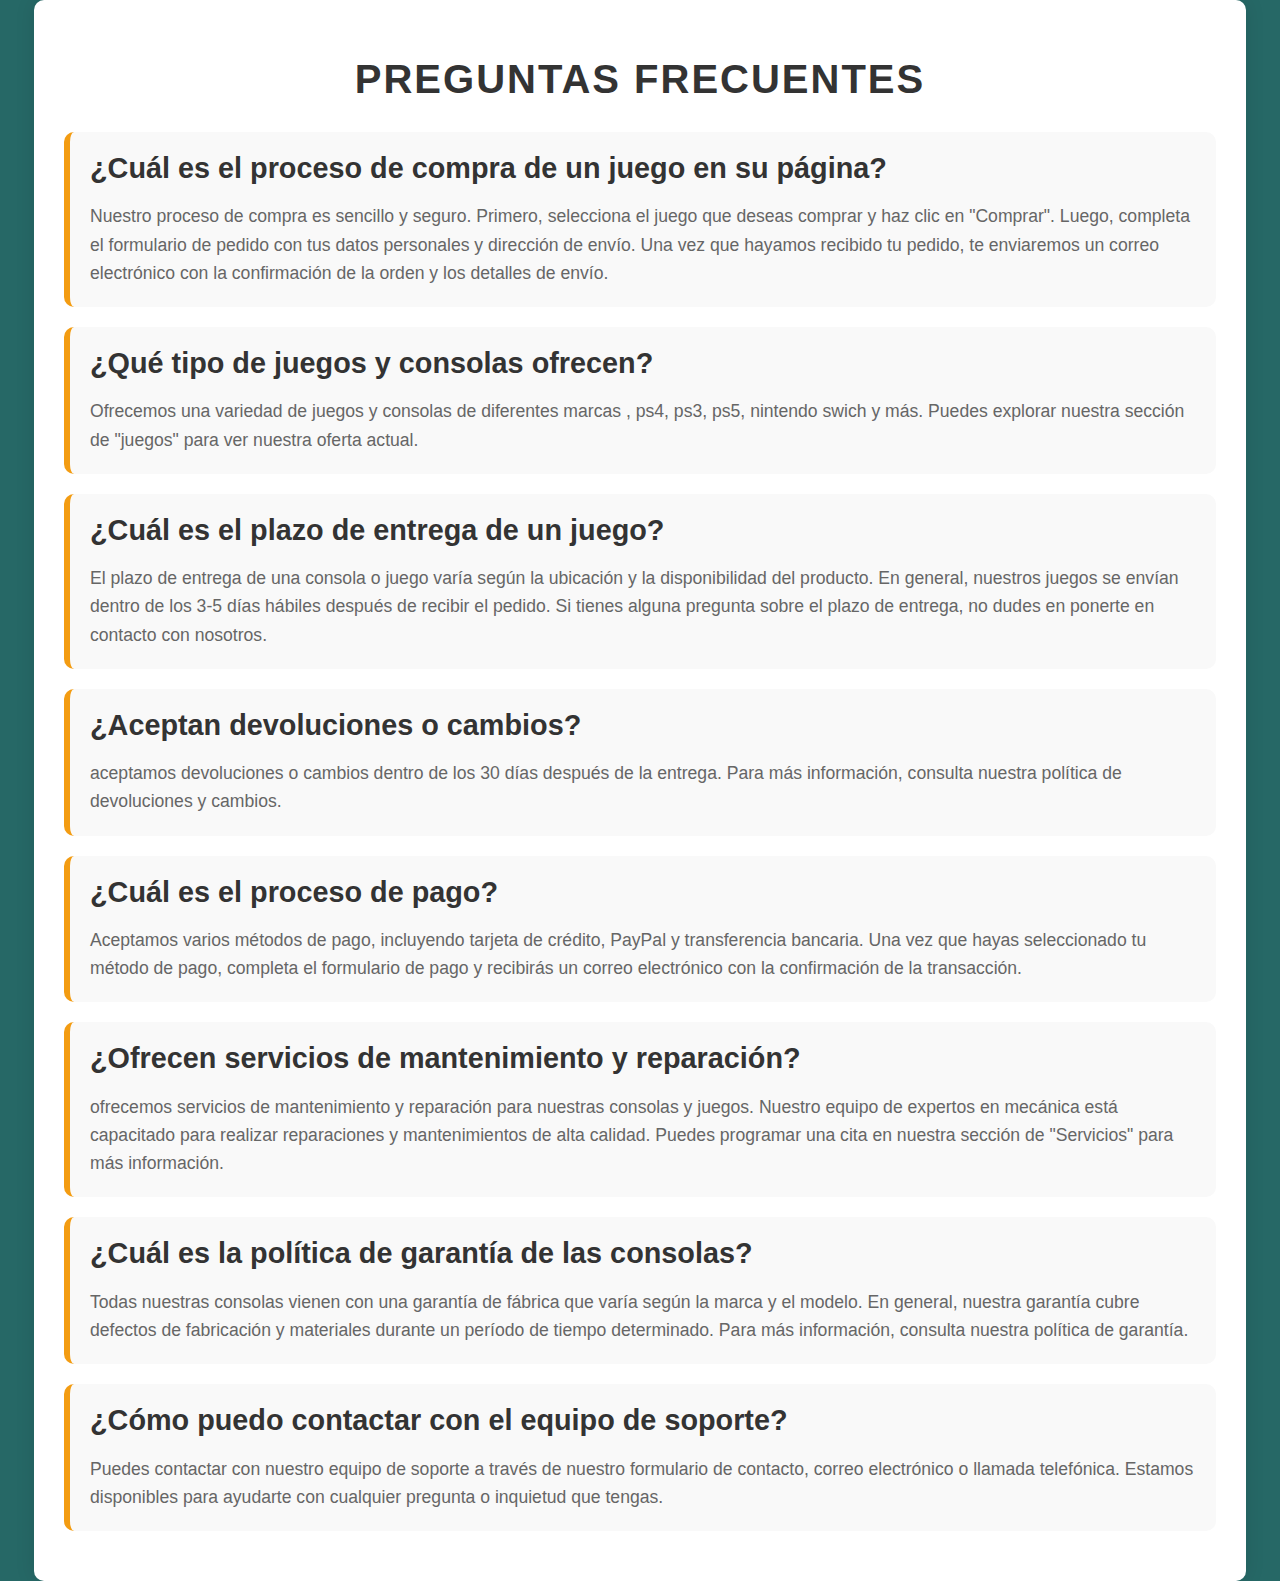
<file: pregunta.html>
<!DOCTYPE html>
<html lang="es">
<head>
<meta charset="UTF-8">
<meta name="viewport" content="width=device-width, initial-scale=1.0">
<title>Preguntas Frecuentes</title>
<style>
  body {
    font-family: 'Segoe UI', Tahoma, Geneva, Verdana, sans-serif;
    background-color: #f7f7f7;
    margin: 0;
    padding: 0;
    display: flex;
    justify-content: center;
    align-items: center;
    min-height: 100vh;
  }
  .container {
    width: 90%;
    max-width: 1500px;
    background-color: #fff;
    padding: 30px;
    border-radius: 10px;
    box-shadow: 0 0 20px rgba(0,0,0,0.1);
  }
  h1 {
    text-align: center;
    color: #333;
    font-size: 2.5em;
    text-transform: uppercase;
    margin-bottom: 30px;
    letter-spacing: 2px;
  }
  .question {
    margin-bottom: 20px;
    padding: 20px;
    background-color: #f9f9f9;
    border-left: 6px solid #f39c12;
    border-radius: 10px;
    transition: transform 0.3s ease-in-out;
  }
  .question:hover {
    transform: scale(1.03);
    box-shadow: 0 0 30px rgba(0,0,0,0.1);
  }
  .question h3 {
    color: #333;
    margin-top: 0;
    font-size: 1.8em;
    margin-bottom: 10px;
  }
  .question p {
    color: #666;
    font-size: 1.1em;
    line-height: 1.6;
    margin-bottom: 0;
  }
</style>
</head>
<body>

<div class="container">
  <h1>Preguntas frecuentes</h1>
  
  <div class="question">
    <h3>¿Cuál es el proceso de compra de un juego en su página?</h3>
    <p>Nuestro proceso de compra es sencillo y seguro. Primero, selecciona el juego que deseas comprar y haz clic en "Comprar". Luego, completa el formulario de pedido con tus datos personales y dirección de envío. Una vez que hayamos recibido tu pedido, te enviaremos un correo electrónico con la confirmación de la orden y los detalles de envío.</p>
  </div>
  
  <div class="question">
    <h3>¿Qué tipo de juegos y consolas ofrecen?</h3>
    <p>Ofrecemos una variedad de juegos y consolas de diferentes marcas , ps4, ps3, ps5, nintendo swich y más. Puedes explorar nuestra sección de "juegos" para ver nuestra oferta actual.</p>
  </div>
  
  <div class="question">
    <h3>¿Cuál es el plazo de entrega de un juego?</h3>
    <p>El plazo de entrega de una consola o juego varía según la ubicación y la disponibilidad del producto. En general, nuestros juegos se envían dentro de los 3-5 días hábiles después de recibir el pedido. Si tienes alguna pregunta sobre el plazo de entrega, no dudes en ponerte en contacto con nosotros.</p>
  </div>

  <div class="question">
    <h3>¿Aceptan devoluciones o cambios?</h3>
    <p>aceptamos devoluciones o cambios dentro de los 30 días después de la entrega. Para más información, consulta nuestra política de devoluciones y cambios.</p>
  </div>

  <div class="question">
    <h3>¿Cuál es el proceso de pago?</h3>
    <p>Aceptamos varios métodos de pago, incluyendo tarjeta de crédito, PayPal y transferencia bancaria. Una vez que hayas seleccionado tu método de pago, completa el formulario de pago y recibirás un correo electrónico con la confirmación de la transacción.</p>
  </div>

  <div class="question">
    <h3>¿Ofrecen servicios de mantenimiento y reparación?</h3>
    <p>ofrecemos servicios de mantenimiento y reparación para nuestras consolas y juegos. Nuestro equipo de expertos en mecánica está capacitado para realizar reparaciones y mantenimientos de alta calidad. Puedes programar una cita en nuestra sección de "Servicios" para más información.</p>
  </div>

  <div class="question">
    <h3>¿Cuál es la política de garantía de las consolas?</h3>
    <p>Todas nuestras consolas vienen con una garantía de fábrica que varía según la marca y el modelo. En general, nuestra garantía cubre defectos de fabricación y materiales durante un período de tiempo determinado. Para más información, consulta nuestra política de garantía.</p>
  </div>

  <div class="question">
    <h3>¿Cómo puedo contactar con el equipo de soporte?</h3>
    <p>Puedes contactar con nuestro equipo de soporte a través de nuestro formulario de contacto, correo electrónico o llamada telefónica. Estamos disponibles para ayudarte con cualquier pregunta o inquietud que tengas.</p>
  </div>

</div>
<style>
  body{
    background-color: rgb(38, 104, 102);
  }
</style>
</body>
</html>
</file>
<file: style.css>
@import url('https://fonts.googleapis.com/css?family=Montserrat:400,700&display=swap');

* {
    margin: 0;
    padding: 0;
    box-sizing: border-box;
    font-family: 'Montserrat', sans-serif;
}

body {
    display: flex;
    justify-content: center;
    align-items: center;
    min-height: 100vh;
    background-color: #0C4160;

    padding: 30px 10px;
}

.card {
    max-width: 500px;
    margin: auto;
    color: black;
    border-radius: 20 px;
}

p {
    margin: 0px;
}

.container .h8 {
    font-size: 30px;
    font-weight: 800;
    text-align: center;
}

.btn.btn-primary {
    width: 100%;
    height: 70px;
    display: flex;
    align-items: center;
    justify-content: space-between;
    padding: 0 15px;
    background-image: linear-gradient(to right, #77A1D3 0%, #79CBCA 51%, #77A1D3 100%);
    border: none;
    transition: 0.5s;
    background-size: 200% auto;

}


.btn.btn.btn-primary:hover {
    background-position: right center;
    color: #fff;
    text-decoration: none;
}



.btn.btn-primary:hover .fas.fa-arrow-right {
    transform: translate(15px);
    transition: transform 0.2s ease-in;
}

.form-control {
    color: white;
    background-color: #223C60;
    border: 2px solid transparent;
    height: 60px;
    padding-left: 20px;
    vertical-align: middle;
}

.form-control:focus {
    color: white;
    background-color: #0C4160;
    border: 2px solid #2d4dda;
    box-shadow: none;
}

.text {
    font-size: 14px;
    font-weight: 600;
}

::placeholder {
    font-size: 14px;
    font-weight: 600;
}
</file>
<file: styles.css>
.navbar {
  background-color: #333;
  overflow: hidden;
}

.navbar a {
  float: left;
  display: block;
  color: white;
  text-align: center;
  padding: 14px 16px;
  text-decoration: none;
}

.navbar a:hover {
  background-color: #ddd;
  color: black;
}

.container {
  position: fixed;
  top: 50%;
  right: 50%; 
  transform: translate(50%, -50%); 
  padding: 20px;
  background-color: #f9f9f9;
  border-bottom: 1px solid #ccc;
  box-shadow: 0 0 10px rgba(0, 0, 0, 0.1);
  width: 400px; 
  margin: 20px; 
}

.top-bar {
  display: flex;
  justify-content: space-between;
  align-items: center;
  padding: 10px;
  background-color: #f9f9f9;
  border-bottom: 1px solid #ccc;
}

.top-bar img {
  width: 40px;
  height: 40px;
  margin-right: 10px;
}

.regresar-btn {
  background-color: #4CAF50;
  color: #fff;
  padding: 10px 20px;
  border: none;
  border-radius: 5px;
  cursor: pointer;
}

.quick-purchase-form {
  margin: 20px; 
}

.quick-purchase-form label {
  display: block;
  margin-bottom: 10px;
}

.quick-purchase-form input[type="text"],.quick-purchase-form input[type="number"],.quick-purchase-form input[type="email"] {
  width: 100%;
  padding: 10px;
  margin-bottom: 20px;
  border: 1px solid #ccc;
}

.quick-purchase-form button[type="submit"] {
  background-color: #4CAF50;
  color: #fff;
  padding: 10px 20px;
  border: none;
  border-radius: 5px;
  cursor: pointer;
}

.quick-purchase-form button[type="submit"]:hover {
  background-color: #3e8e41;
}

div.gallery {
  margin: 5px;
  border: 1px solid #ccc;
  float: left;
  width: 180px;
}

div.gallery:hover {
  border: 1px solid #777;
}

div.gallery img {
  width: 100%;
  height: auto;
}

div.desc {
  padding: 15px;
  text-align: center;
}
/* CSS */
.contact-info-box {
  background-color: #f9f9f9;
  border: 1px solid #ccc;
  padding: 20px;
  margin: 40px auto;
  width: 80%;
}

.contact-info-box h2 {
  font-weight: bold;
  margin-top: 0;
}

.contact-info-box ul {
  list-style: none;
  padding: 0;
  margin: 0;
}

.contact-info-box li {
  margin-bottom: 10px;
}

.contact-info-box a {
  text-decoration: none;
  color: #337ab7;
}

.contact-info-box a:hover {
  color: #23527c;
}
</file>
<file: lola.css>
.header {
  background-color: #333;
  color: #fff;
  padding: 20px;
  display: flex;
  justify-content: space-between;
  align-items: center;
}

.container {
  max-width: 1200px;
  margin: 0 auto;
  display: flex;
  justify-content: space-between;
  align-items: center;
}

.contact-info {
  margin-right: 20px;
}

.contact-info p {
  margin-bottom: 10px;
}

.social-media {
  margin-right: 20px;
}

.social-media a {
  margin-right: 10px;
  font-size: 24px;
  color: #fff;
}

.social-media a:hover {
  color: #ccc;
}

.nav {
  margin-right: 20px;
}

.nav ul {
  list-style: none;
  margin: 0;
  padding: 0;
  display: flex;
}

.nav li {
  margin-right: 20px;
}

.nav a {
  color: #fff;
  text-decoration: none;
}

.nav a:hover {
  color: #ccc;
}

/* Estilos para la versión móvil */
@media (max-width: 768px) {
  .header {
    flex-direction: column;
  }
  .contact-info {
    margin-bottom: 20px;
  }
  .social-media {
    margin-bottom: 20px;
  }
  .nav {
    margin-bottom: 20px;
  }
}
</file>
